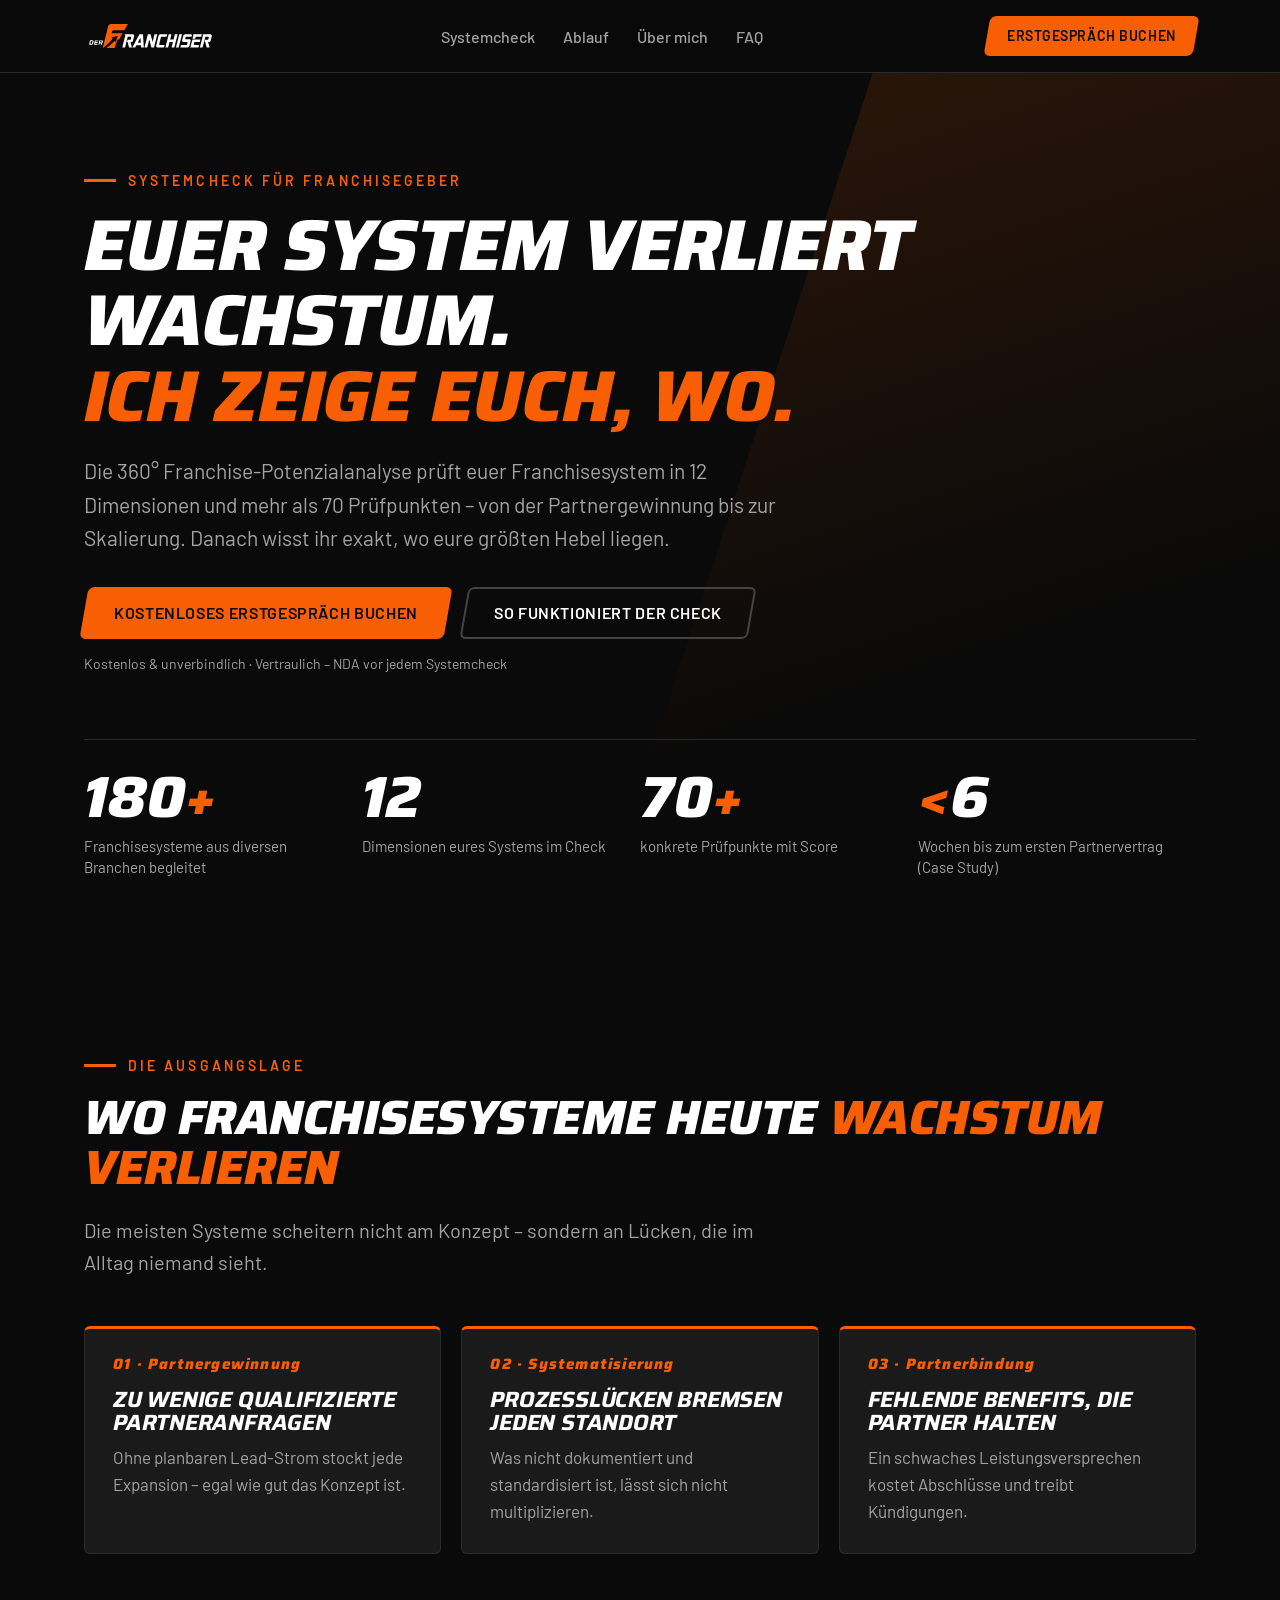
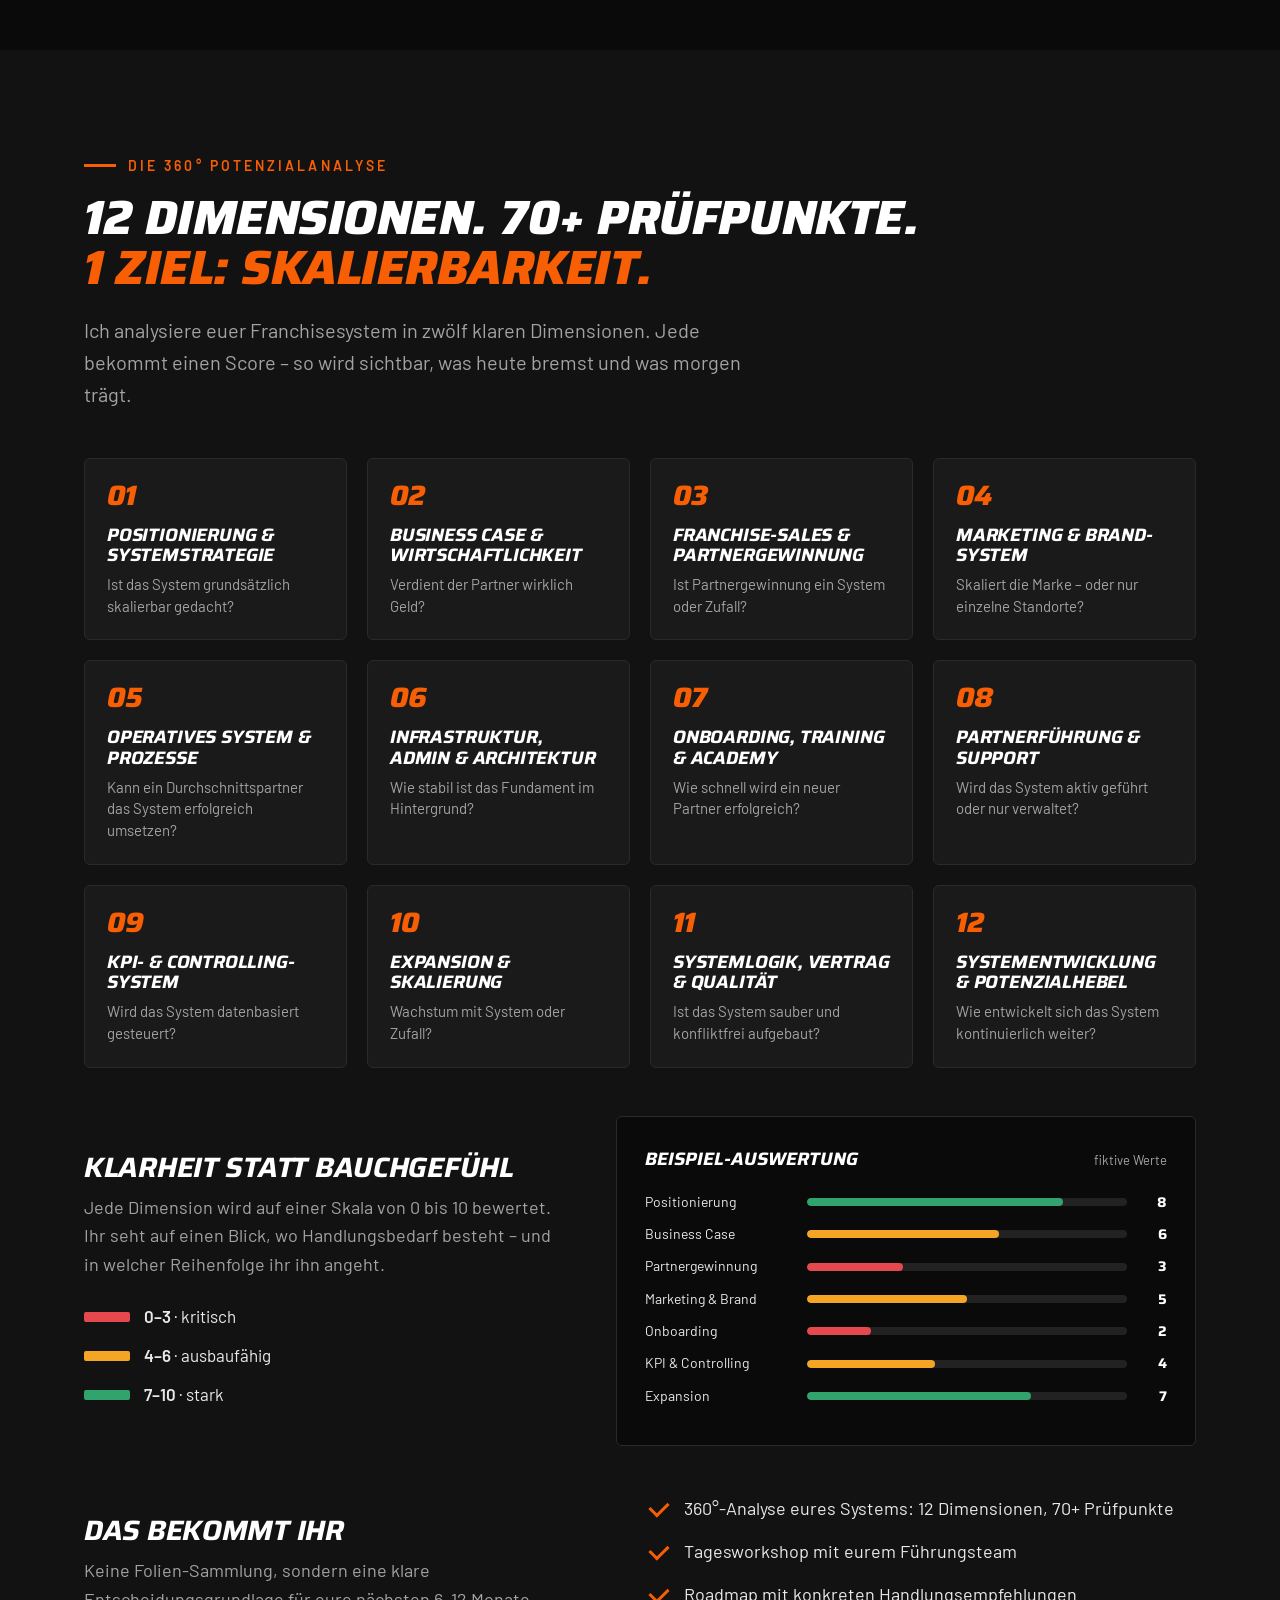
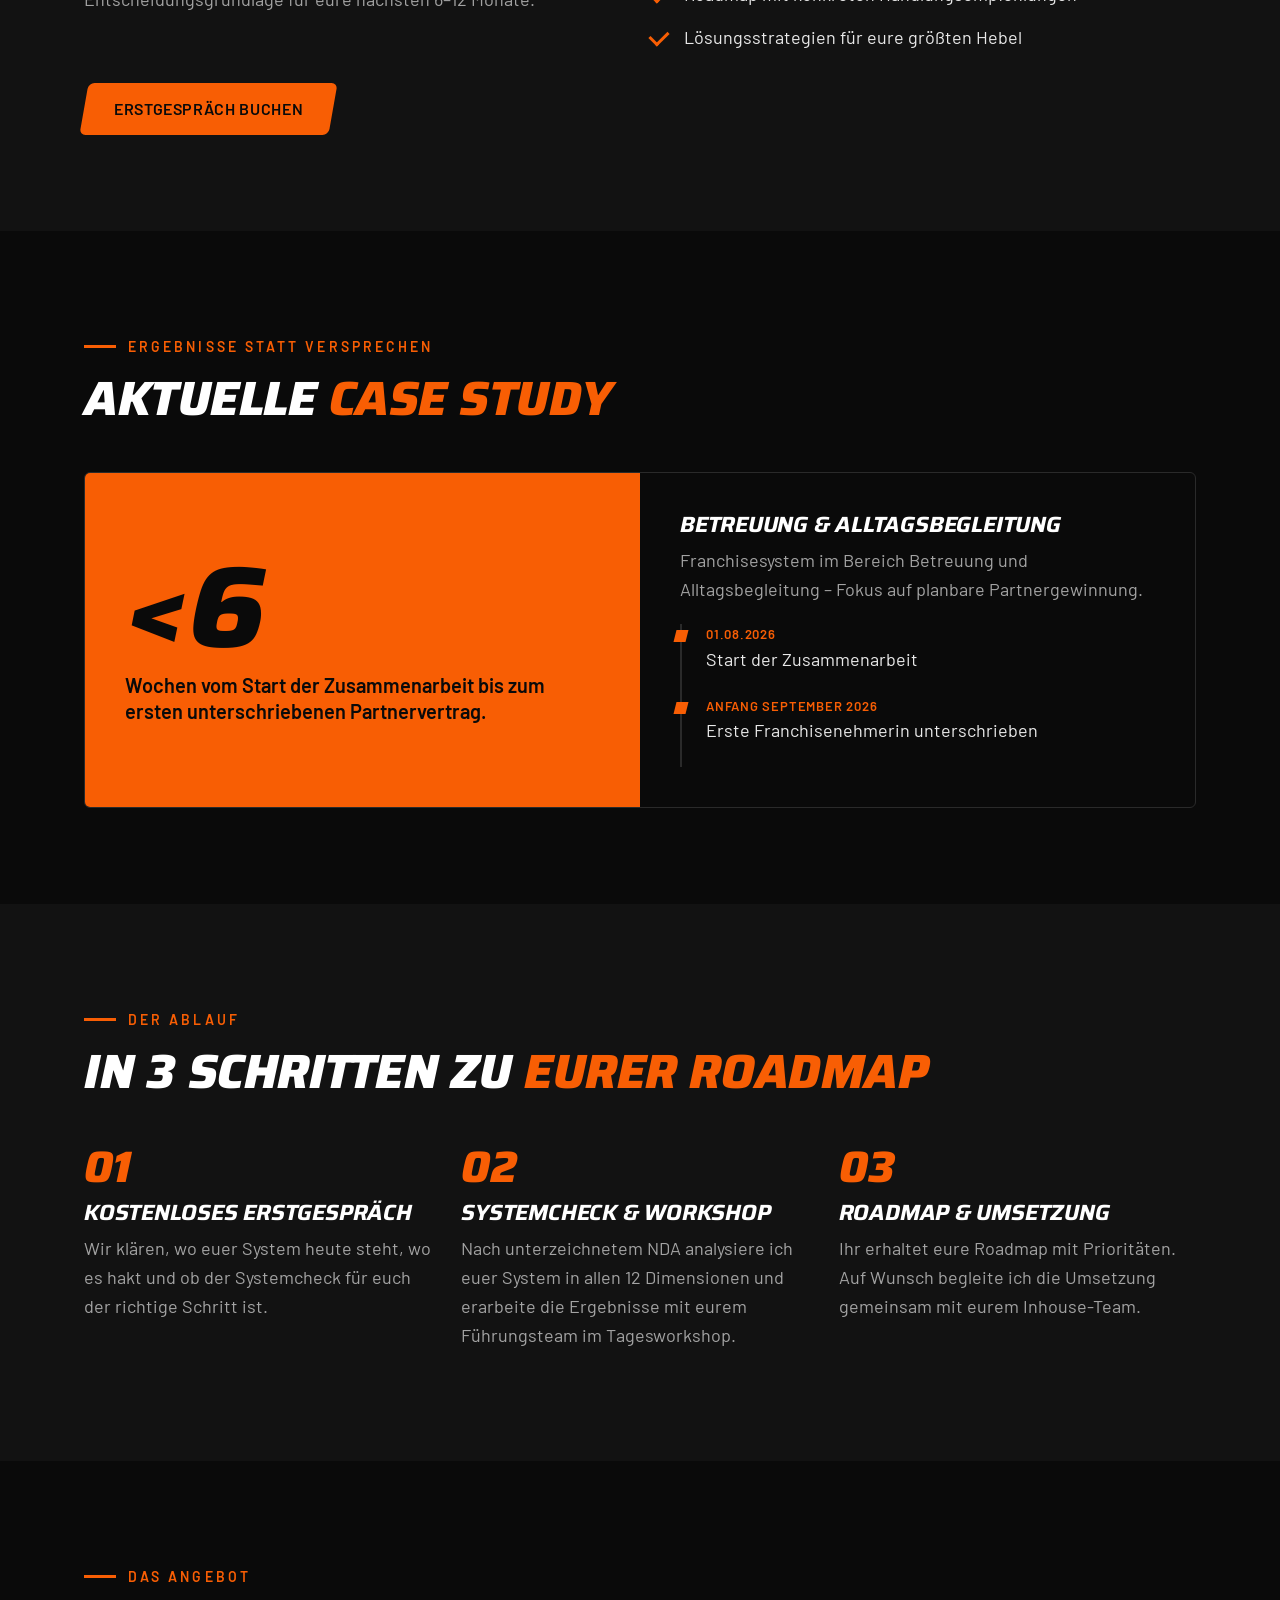
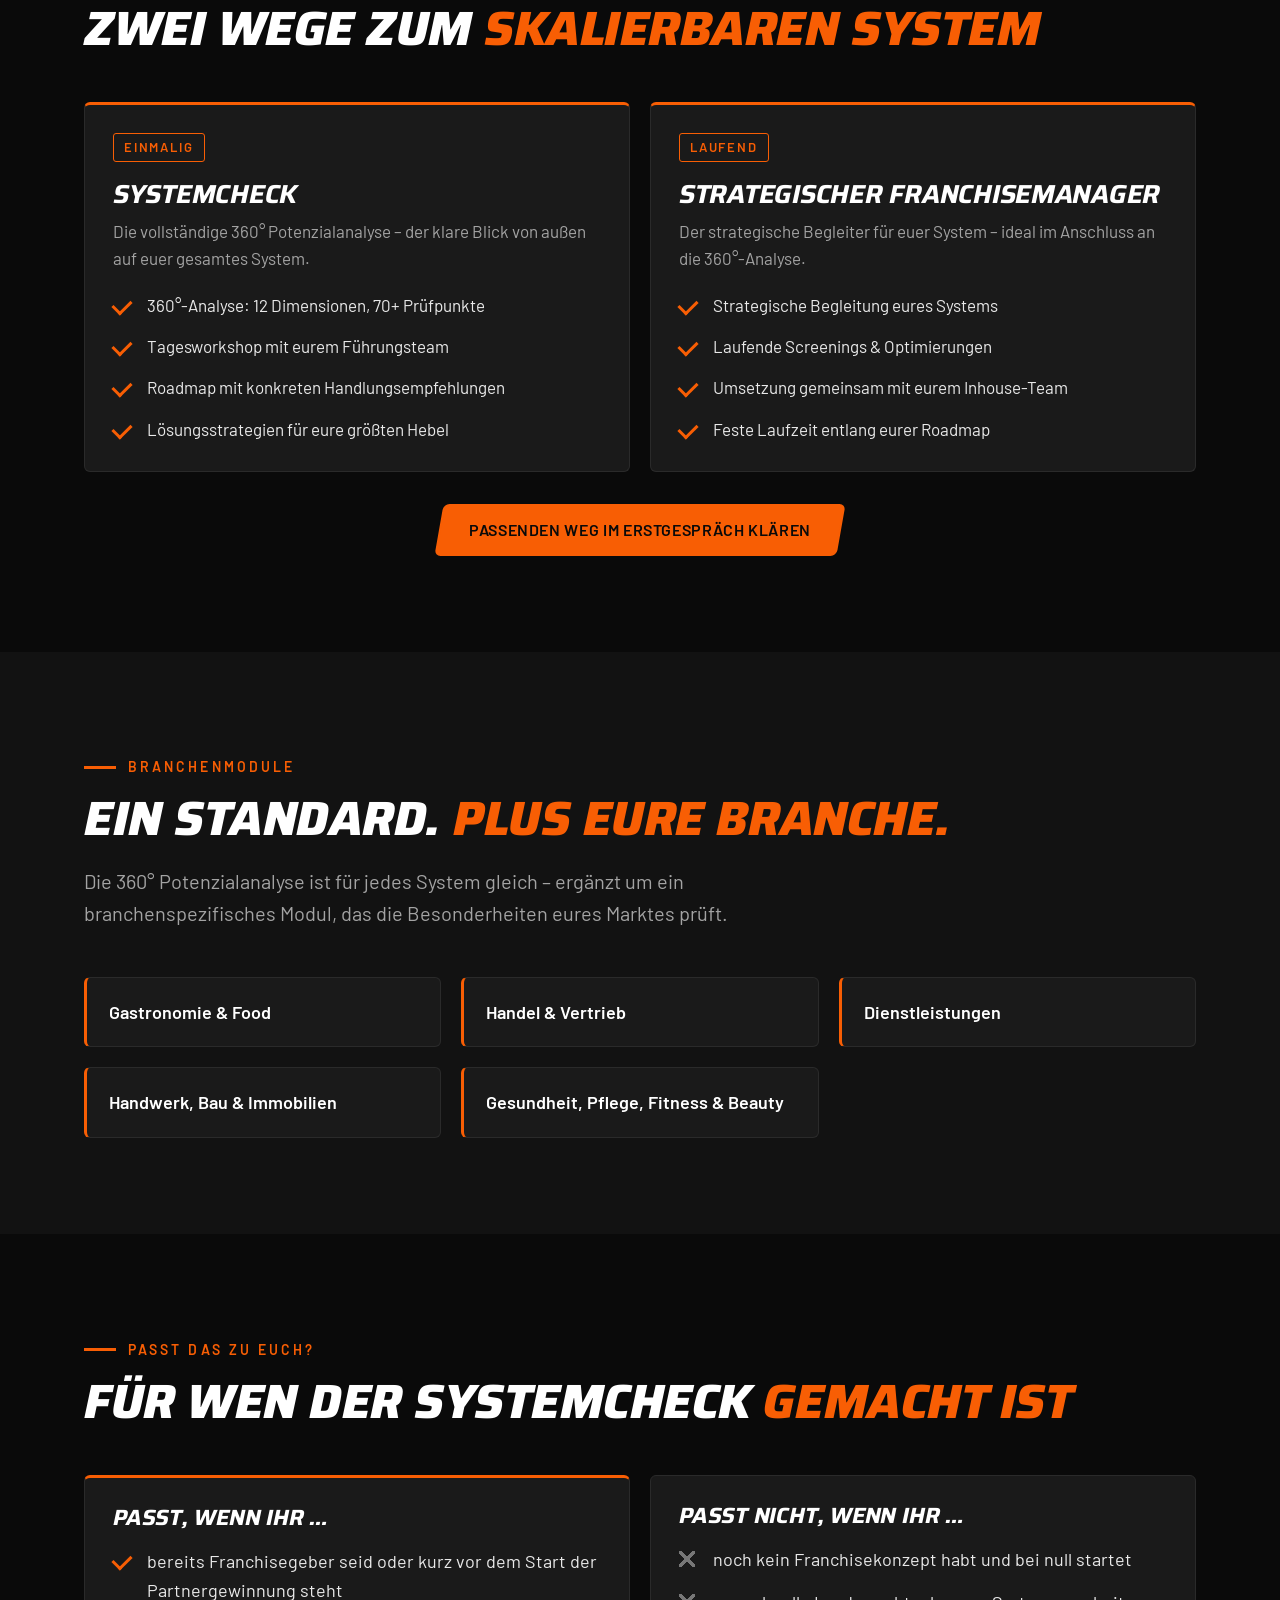
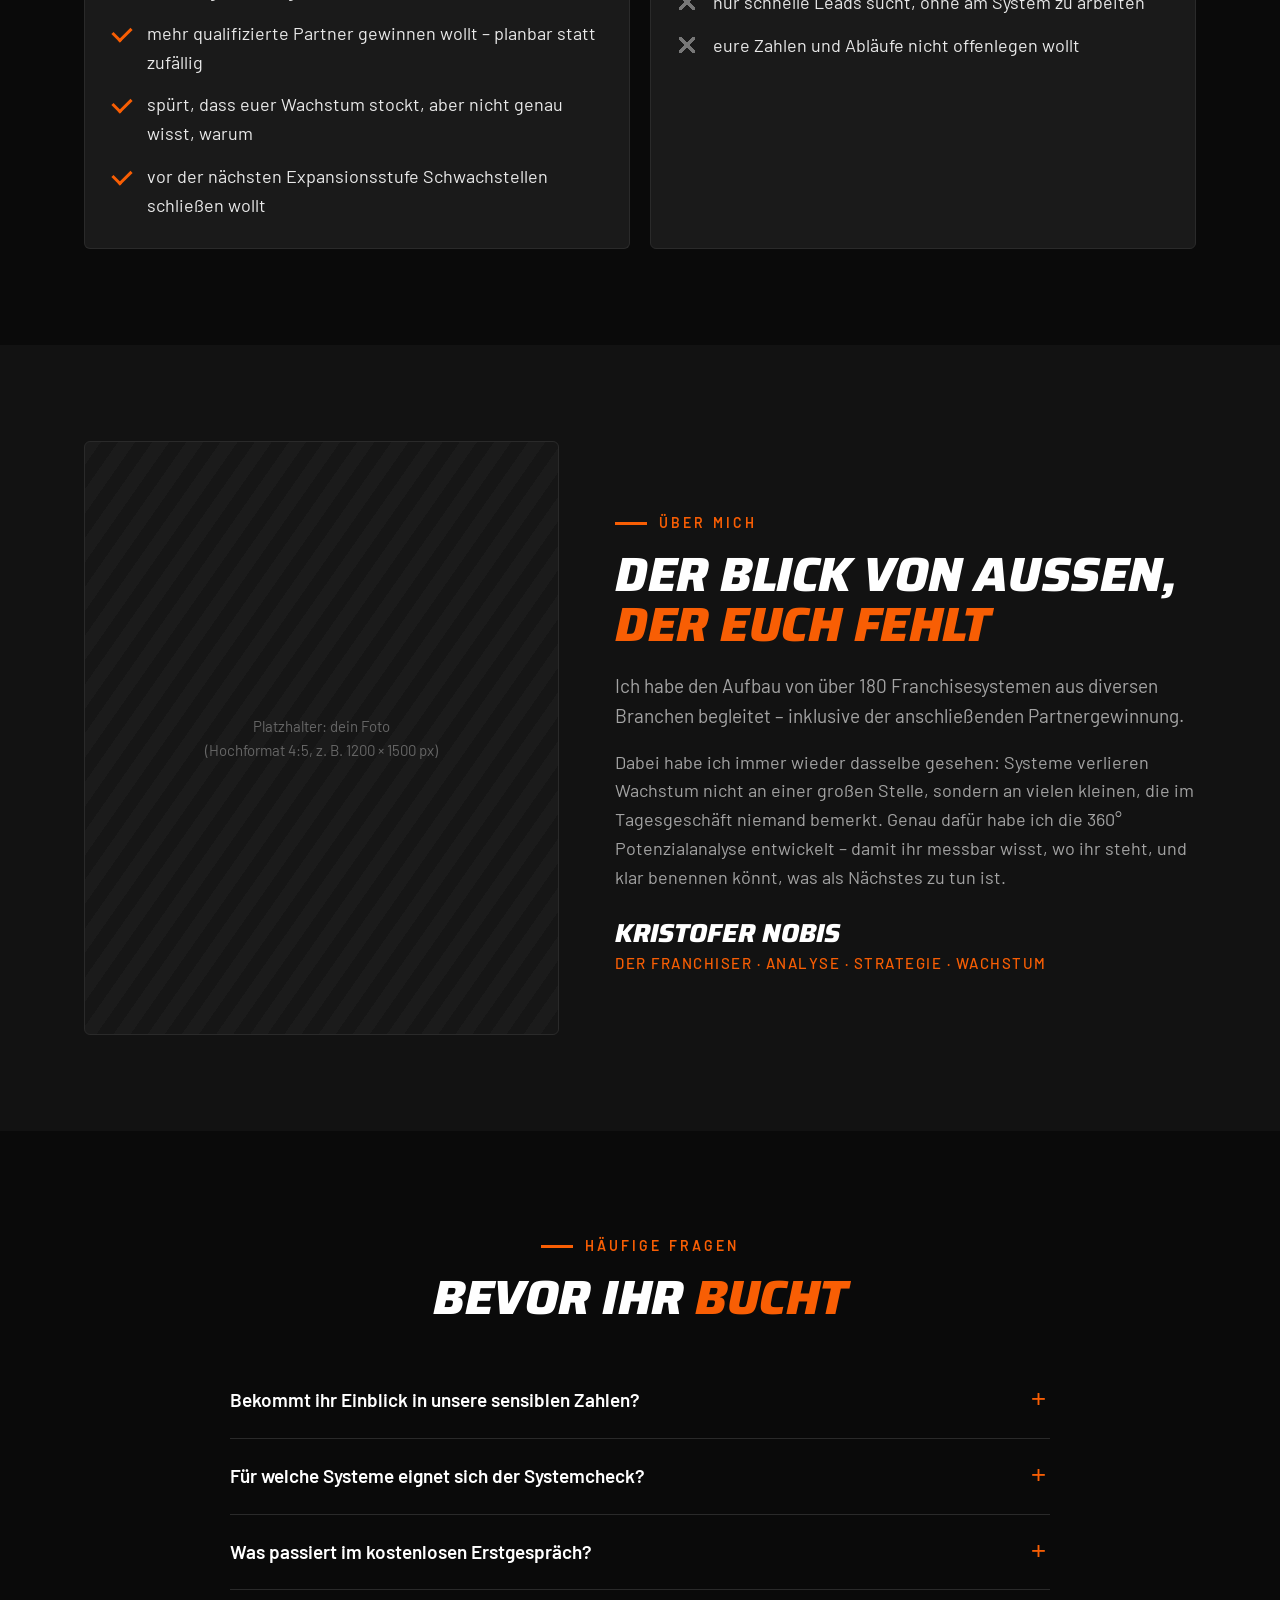
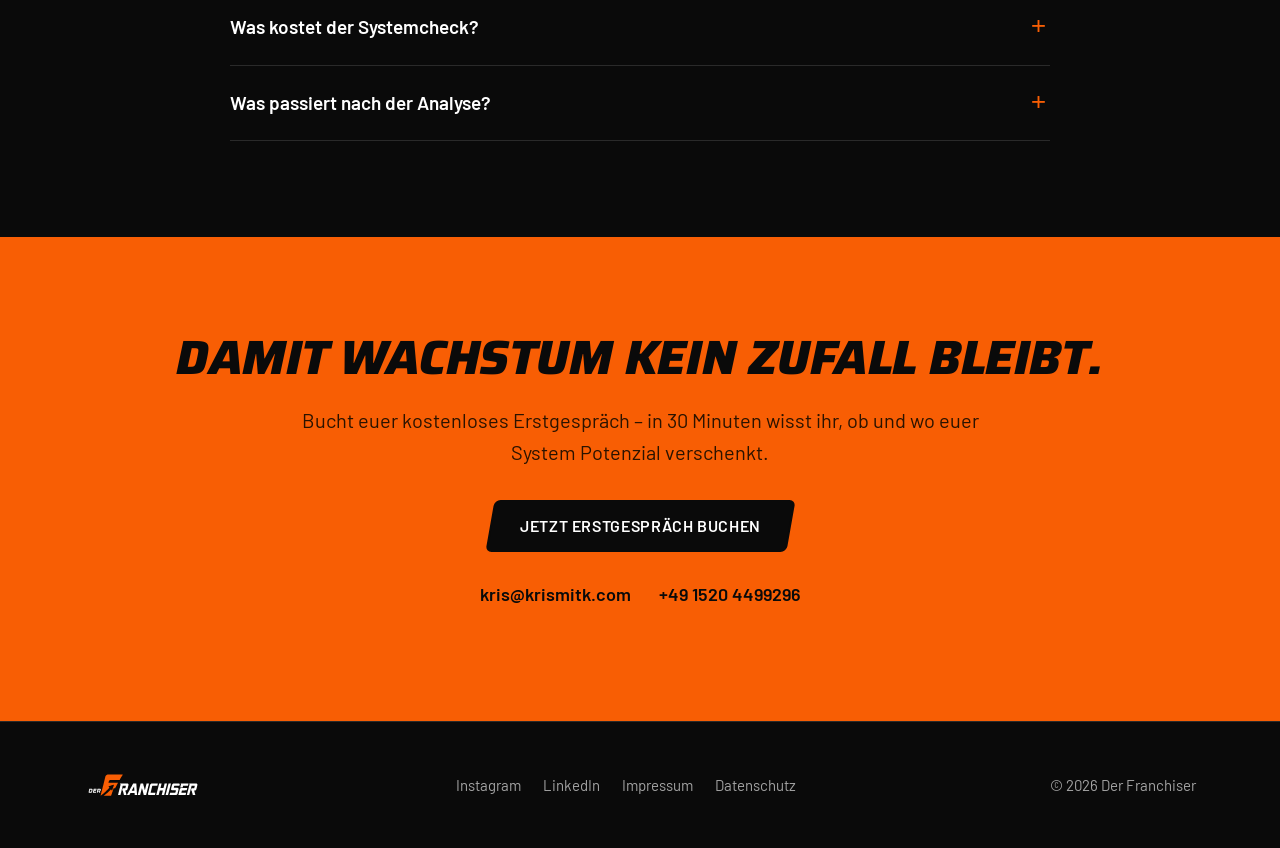
<file: index.html>
<!DOCTYPE html>
<html lang="de">
<head>
<meta charset="utf-8">
<meta name="viewport" content="width=device-width, initial-scale=1">
<!-- ================================================================
     DER FRANCHISER – Landingpage
     PFLEGE-HINWEIS: Alle Texte stehen direkt im HTML unten.
     Jeder Abschnitt beginnt mit einem Kommentar "===== ABSCHNITT: … ====="
     Text ändern = nur die Wörter zwischen den Tags austauschen.
     Calendly-Link ändern = ganz unten im Script-Bereich bei CALENDLY_URL.
     ================================================================ -->
<title>Der Franchiser – 360° Franchise-Potenzialanalyse für Franchisegeber</title>
<meta name="description" content="Systemcheck für Franchisegeber: 12 Dimensionen, 70+ Prüfpunkte. Danach wisst ihr exakt, wo euer System Wachstum verliert und wo die größten Hebel liegen. Erstgespräch kostenlos.">
<link rel="canonical" href="https://derfranchiser.com/">
<meta property="og:type" content="website">
<meta property="og:title" content="Der Franchiser – 360° Franchise-Potenzialanalyse">
<meta property="og:description" content="12 Dimensionen. 70+ Prüfpunkte. 1 Ziel: Skalierbarkeit. Erstgespräch kostenlos.">
<meta property="og:image" content="https://derfranchiser.com/img/og-image.png">
<meta property="og:url" content="https://derfranchiser.com/">
<meta name="theme-color" content="#0A0A0A">
<link rel="icon" href="/favicon.ico" sizes="any">
<link rel="icon" href="/favicon.svg" type="image/svg+xml">
<link rel="apple-touch-icon" href="/apple-touch-icon.png">
<link rel="preload" href="fonts/saira-latin-800-italic.woff2" as="font" type="font/woff2" crossorigin>
<link rel="preload" href="fonts/barlow-latin-400-normal.woff2" as="font" type="font/woff2" crossorigin>
<style>
/* ---------- Schriften (lokal, kein Google-Server) ---------- */
@font-face{font-family:Saira;font-weight:700;font-style:normal;font-display:swap;src:url(fonts/saira-latin-700-normal.woff2) format("woff2")}
@font-face{font-family:Saira;font-weight:700;font-style:italic;font-display:swap;src:url(fonts/saira-latin-700-italic.woff2) format("woff2")}
@font-face{font-family:Saira;font-weight:800;font-style:normal;font-display:swap;src:url(fonts/saira-latin-800-normal.woff2) format("woff2")}
@font-face{font-family:Saira;font-weight:800;font-style:italic;font-display:swap;src:url(fonts/saira-latin-800-italic.woff2) format("woff2")}
@font-face{font-family:Barlow;font-weight:400;font-display:swap;src:url(fonts/barlow-latin-400-normal.woff2) format("woff2")}
@font-face{font-family:Barlow;font-weight:500;font-display:swap;src:url(fonts/barlow-latin-500-normal.woff2) format("woff2")}
@font-face{font-family:Barlow;font-weight:600;font-display:swap;src:url(fonts/barlow-latin-600-normal.woff2) format("woff2")}

/* ---------- Markenwerte (Styleguide) ---------- */
:root{
  --orange:#F85E04; --orange-hover:#FF7424;
  --black:#0A0A0A; --surface:#121212; --surface-2:#1A1A1A; --line:#2A2A2A;
  --white:#FFFFFF; --text:#E9E9E9; --muted:#A3A3A3;
  --crit:#E5484D; --mid:#F5A524; --strong:#30A46C;
  --font-head:Saira, "Arial Narrow", sans-serif;
  --font-body:Barlow, "Helvetica Neue", Arial, sans-serif;
  --max:1160px; --radius:6px;
}
*,*::before,*::after{box-sizing:border-box}
html{scroll-behavior:smooth;scroll-padding-top:80px}
body{margin:0;background:var(--black);color:var(--text);font:400 18px/1.6 var(--font-body);-webkit-font-smoothing:antialiased}
img{max-width:100%;display:block}
a{color:inherit}
.wrap{max-width:var(--max);margin:0 auto;padding:0 24px}
section{padding:96px 0}
.alt{background:var(--surface)}
h1,h2,h3{font-family:var(--font-head);font-style:italic;font-weight:800;text-transform:uppercase;color:var(--white);line-height:1.05;margin:0 0 20px;letter-spacing:-.01em}
h1{font-size:clamp(38px,6.2vw,72px)}
h2{font-size:clamp(30px,4.2vw,48px)}
h3{font-size:22px;font-weight:700;margin-bottom:10px}
h1 em,h2 em{color:var(--orange);font-style:italic}
p{margin:0 0 16px}
.eyebrow{display:inline-flex;align-items:center;gap:12px;font:600 14px/1 var(--font-body);letter-spacing:.22em;text-transform:uppercase;color:var(--orange);margin-bottom:20px}
.eyebrow::before{content:"";width:32px;height:3px;background:var(--orange)}
.lead{font-size:20px;color:var(--muted);max-width:680px}
.center{text-align:center}.center .lead{margin-left:auto;margin-right:auto}.center .eyebrow{justify-content:center}

/* Buttons – schräg wie das F im Logo */
.btn{display:inline-flex;align-items:center;gap:10px;padding:16px 28px;font:700 16px/1 var(--font-body);letter-spacing:.04em;text-transform:uppercase;text-decoration:none;border:2px solid var(--orange);border-radius:var(--radius);transform:skewX(-10deg);transition:background .2s,color .2s}
.btn>span{transform:skewX(10deg);display:inline-block}
.btn-primary{background:var(--orange);color:var(--black)}
.btn-primary:hover{background:var(--orange-hover);border-color:var(--orange-hover)}
.btn-ghost{color:var(--white);border-color:#444}
.btn-ghost:hover{border-color:var(--orange)}
.btn-row{display:flex;flex-wrap:wrap;gap:16px;margin-top:32px}
.center .btn-row{justify-content:center}
.cta-note{font-size:14px;color:var(--muted);margin-top:14px}

/* Header */
header{position:sticky;top:0;z-index:50;background:rgba(10,10,10,.92);backdrop-filter:blur(8px);border-bottom:1px solid var(--line)}
.nav{display:flex;align-items:center;justify-content:space-between;height:72px}
.nav img{height:34px;width:auto}
.nav ul{display:flex;gap:28px;list-style:none;margin:0;padding:0}
.nav ul a{text-decoration:none;font-weight:500;font-size:16px;color:var(--muted)}
.nav ul a:hover{color:var(--white)}
.nav .btn{padding:11px 18px;font-size:14px}
@media (max-width:900px){.nav ul{display:none}}
@media (max-width:420px){.nav .btn{padding:10px 12px;font-size:12px}.nav img{height:26px}}

/* Hero */
.hero{padding:88px 0 72px;position:relative;overflow:hidden}
.hero::after{content:"";position:absolute;right:-12%;top:-20%;width:55%;height:140%;background:linear-gradient(160deg,rgba(248,94,4,.16),rgba(248,94,4,0) 60%);transform:skewX(-18deg);pointer-events:none}
.hero .wrap{position:relative;z-index:1}
.hero .lead{font-size:21px;max-width:720px}
.stats{display:grid;grid-template-columns:repeat(4,1fr);gap:0;margin-top:64px;border-top:1px solid var(--line)}
.stat{padding:28px 20px 0 0}
.stat b{display:block;font:800 italic clamp(40px,5vw,58px)/1 var(--font-head);color:var(--white)}
.stat b span{color:var(--orange)}
.stat small{display:block;margin-top:10px;font-size:15px;color:var(--muted);line-height:1.4}
@media (max-width:760px){.stats{grid-template-columns:1fr 1fr;row-gap:28px}}

/* Vertrauensleiste */
.trust{padding:22px 0;border-top:1px solid var(--line);border-bottom:1px solid var(--line);background:var(--surface)}
.trust ul{display:flex;flex-wrap:wrap;justify-content:center;gap:12px 40px;list-style:none;margin:0;padding:0;font-weight:600;font-size:15px;letter-spacing:.04em;color:var(--text)}
.trust li::before{content:"";display:inline-block;width:8px;height:8px;background:var(--orange);transform:skewX(-14deg);margin-right:10px;vertical-align:middle}

/* Karten */
.grid{display:grid;gap:20px}
.g3{grid-template-columns:repeat(3,1fr)}
.g4{grid-template-columns:repeat(4,1fr)}
.g2{grid-template-columns:repeat(2,1fr)}
@media (max-width:980px){.g4{grid-template-columns:repeat(2,1fr)}.g3{grid-template-columns:1fr}}
@media (max-width:640px){.g4,.g2{grid-template-columns:1fr}}
.card{background:var(--surface-2);border:1px solid var(--line);border-radius:var(--radius);padding:28px}
.card .num{font:800 italic 15px/1 var(--font-head);color:var(--orange);letter-spacing:.08em;margin-bottom:16px;display:block}
.card p{color:var(--muted);margin:0;font-size:17px}
.card.hl{border-top:3px solid var(--orange)}
.mt{margin-top:48px}

/* 12 Dimensionen */
.dim{padding:22px;background:var(--surface-2);border:1px solid var(--line);border-radius:var(--radius);transition:border-color .2s}
.dim:hover{border-color:var(--orange)}
.dim .num{font:800 italic 28px/1 var(--font-head);color:var(--orange)}
.dim h3{font-size:18px;margin:12px 0 8px;line-height:1.15}
.dim p{font-size:15px;color:var(--muted);margin:0;line-height:1.45}

/* Score */
.score{display:grid;grid-template-columns:1fr 1.2fr;gap:48px;align-items:center}
@media (max-width:900px){.score{grid-template-columns:1fr}}
.legend{display:grid;gap:12px;margin-top:24px}
.legend div{display:flex;align-items:center;gap:14px;font-size:17px}
.legend i{width:46px;height:10px;border-radius:2px;flex:none}
.report{background:var(--black);border:1px solid var(--line);border-radius:var(--radius);padding:28px}
.report .rh{gap:12px;flex-wrap:wrap;display:flex;justify-content:space-between;align-items:baseline;margin-bottom:18px}
.report .rh b{font:700 italic 18px var(--font-head);text-transform:uppercase;color:var(--white)}
.report .rh small{color:var(--muted);font-size:13px}
.bar{display:grid;grid-template-columns:150px 1fr 28px;gap:12px;align-items:center;font-size:14px;margin:10px 0}
.bar span:first-child{color:var(--text)}
.bar .track{height:8px;background:#222;border-radius:4px;overflow:hidden}
.bar .fill{height:100%;border-radius:4px}
.bar b{text-align:right;font-family:var(--font-head);color:var(--white)}
@media (max-width:480px){.bar{grid-template-columns:110px 1fr 24px;font-size:13px}}

/* Deliverables / Listen */
.checks{list-style:none;padding:0;margin:0;display:grid;gap:14px}
.checks li{position:relative;padding-left:34px}
.checks li::before{content:"";position:absolute;left:0;top:7px;width:18px;height:12px;border-left:3px solid var(--orange);border-bottom:3px solid var(--orange);transform:rotate(-45deg)}
.crosses li::before{border-color:#666;width:16px;height:16px;border:0;background:linear-gradient(45deg,transparent 43%,#777 43%,#777 57%,transparent 57%),linear-gradient(-45deg,transparent 43%,#777 43%,#777 57%,transparent 57%);transform:none;top:6px}

/* Case Study */
.case{display:grid;grid-template-columns:1fr 1fr;gap:0;border:1px solid var(--line);border-radius:var(--radius);overflow:hidden}
.case>div{padding:40px}
.case .big{background:var(--orange);color:var(--black);display:flex;flex-direction:column;justify-content:center}
.case .big b{font:800 italic clamp(64px,9vw,120px)/.9 var(--font-head)}
.case .big p{font:700 20px/1.3 var(--font-body);margin:12px 0 0;color:var(--black)}
.timeline{list-style:none;margin:20px 0 0;padding:0;border-left:2px solid var(--line)}
.timeline li{position:relative;padding:0 0 22px 24px}
.timeline li::before{content:"";position:absolute;left:-7px;top:6px;width:12px;height:12px;background:var(--orange);transform:skewX(-14deg)}
.timeline small{display:block;color:var(--orange);font-weight:600;letter-spacing:.06em;text-transform:uppercase;font-size:13px}
@media (max-width:820px){.case{grid-template-columns:1fr}.case>div{padding:28px}}

/* Ablauf */
.steps{counter-reset:s}
.step{position:relative;padding-top:56px}
.step::before{counter-increment:s;content:"0" counter(s);position:absolute;top:0;left:0;font:800 italic 44px/1 var(--font-head);color:var(--orange)}

/* Wege */
.way{display:flex;flex-direction:column}
.way .tag{display:inline-block;align-self:flex-start;font:600 13px/1 var(--font-body);letter-spacing:.14em;text-transform:uppercase;padding:7px 10px;border:1px solid var(--orange);color:var(--orange);border-radius:3px;margin-bottom:18px}
.way .checks{margin:20px 0 0;font-size:17px}

/* Branchen */
.chip{padding:20px 22px;background:var(--surface-2);border:1px solid var(--line);border-left:3px solid var(--orange);border-radius:var(--radius);font-weight:600;color:var(--white)}
.chip small{display:block;font-weight:400;color:var(--muted);font-size:14px;margin-top:4px}

/* Über mich */
.about{display:grid;grid-template-columns:.9fr 1.1fr;gap:56px;align-items:center}
.photo{aspect-ratio:4/5;background:repeating-linear-gradient(-55deg,#161616 0 14px,#1b1b1b 14px 28px);border:1px solid var(--line);border-radius:var(--radius);display:flex;align-items:center;justify-content:center;color:#666;font-size:15px;text-align:center;padding:20px;overflow:hidden}
.photo img{width:100%;height:100%;object-fit:cover}
.sig{font:800 italic 26px/1 var(--font-head);text-transform:uppercase;color:var(--white);margin-top:28px}
.sig small{display:block;font:500 15px var(--font-body);color:var(--orange);letter-spacing:.1em;margin-top:8px;font-style:normal}
@media (max-width:860px){.about{grid-template-columns:1fr}.photo{max-width:420px}}

/* FAQ */
.faq{max-width:820px;margin:40px auto 0}
.faq details{border-bottom:1px solid var(--line)}
.faq summary{cursor:pointer;list-style:none;padding:24px 44px 24px 0;position:relative;font:600 19px/1.4 var(--font-body);color:var(--white)}
.faq summary::-webkit-details-marker{display:none}
.faq summary::after{content:"+";position:absolute;right:4px;top:18px;font:400 30px/1 var(--font-body);color:var(--orange);transition:transform .2s}
.faq details[open] summary::after{transform:rotate(45deg)}
.faq details p{color:var(--muted);padding-bottom:20px}

/* Abschluss */
.final{background:var(--orange);color:var(--black);text-align:center}
.final h2{color:var(--black)}
.final .lead{color:#2a1300}
.final .btn-primary{background:var(--black);color:var(--white);border-color:var(--black)}
.final .btn-primary:hover{background:#222}
.final .contact{margin-top:28px;font-weight:600}
.final .contact a{text-decoration:none;margin:0 12px;white-space:nowrap}

footer{padding:48px 0;border-top:1px solid var(--line);font-size:15px;color:var(--muted)}
footer .wrap{display:flex;flex-wrap:wrap;gap:24px;justify-content:space-between;align-items:center}
footer img{height:30px;width:auto}
footer nav{display:flex;flex-wrap:wrap;gap:22px}
footer a{text-decoration:none}footer a:hover{color:var(--white)}
@media (max-width:640px){section{padding:72px 0}.hero{padding:56px 0}}
</style>
</head>
<body>

<!-- ===== ABSCHNITT: HEADER / NAVIGATION ===== -->
<header>
  <div class="wrap nav">
    <a href="#top" aria-label="Der Franchiser – Startseite"><img src="img/logo.svg" alt="Der Franchiser" width="230" height="44"></a>
    <ul>
      <li><a href="#systemcheck">Systemcheck</a></li>
      <li><a href="#ablauf">Ablauf</a></li>
      <li><a href="#ueber-mich">Über mich</a></li>
      <li><a href="#faq">FAQ</a></li>
    </ul>
    <a class="btn btn-primary" data-calendly href="#kontakt"><span>Erstgespräch buchen</span></a>
  </div>
</header>

<main id="top">

<!-- ===== ABSCHNITT: HERO ===== -->
<section class="hero">
  <div class="wrap">
    <div class="eyebrow">Systemcheck für Franchisegeber</div>
    <h1>Euer System verliert Wachstum.<br><em>Ich zeige euch, wo.</em></h1>
    <p class="lead">Die 360° Franchise-Potenzialanalyse prüft euer Franchisesystem in 12 Dimensionen und mehr als 70 Prüfpunkten – von der Partnergewinnung bis zur Skalierung. Danach wisst ihr exakt, wo eure größten Hebel liegen.</p>
    <div class="btn-row">
      <a class="btn btn-primary" data-calendly href="#kontakt"><span>Kostenloses Erstgespräch buchen</span></a>
      <a class="btn btn-ghost" href="#systemcheck"><span>So funktioniert der Check</span></a>
    </div>
    <p class="cta-note">Kostenlos &amp; unverbindlich · Vertraulich – NDA vor jedem Systemcheck</p>

    <div class="stats">
      <div class="stat"><b>180<span>+</span></b><small>Franchisesysteme aus diversen Branchen begleitet</small></div>
      <div class="stat"><b>12</b><small>Dimensionen eures Systems im Check</small></div>
      <div class="stat"><b>70<span>+</span></b><small>konkrete Prüfpunkte mit Score</small></div>
      <div class="stat"><b><span>&lt;</span>6</b><small>Wochen bis zum ersten Partnervertrag (Case Study)</small></div>
    </div>
  </div>
</section>

<!-- ===== ABSCHNITT: PROBLEM – DIE 3 WACHSTUMSBREMSEN ===== -->
<section>
  <div class="wrap">
    <div class="eyebrow">Die Ausgangslage</div>
    <h2>Wo Franchisesysteme heute <em>Wachstum verlieren</em></h2>
    <p class="lead">Die meisten Systeme scheitern nicht am Konzept – sondern an Lücken, die im Alltag niemand sieht.</p>
    <div class="grid g3 mt">
      <div class="card hl">
        <span class="num">01 · Partnergewinnung</span>
        <h3>Zu wenige qualifizierte Partneranfragen</h3>
        <p>Ohne planbaren Lead-Strom stockt jede Expansion – egal wie gut das Konzept ist.</p>
      </div>
      <div class="card hl">
        <span class="num">02 · Systematisierung</span>
        <h3>Prozesslücken bremsen jeden Standort</h3>
        <p>Was nicht dokumentiert und standardisiert ist, lässt sich nicht multiplizieren.</p>
      </div>
      <div class="card hl">
        <span class="num">03 · Partnerbindung</span>
        <h3>Fehlende Benefits, die Partner halten</h3>
        <p>Ein schwaches Leistungsversprechen kostet Abschlüsse und treibt Kündigungen.</p>
      </div>
    </div>
  </div>
</section>

<!-- ===== ABSCHNITT: LÖSUNG – 12 DIMENSIONEN ===== -->
<section class="alt" id="systemcheck">
  <div class="wrap">
    <div class="eyebrow">Die 360° Potenzialanalyse</div>
    <h2>12 Dimensionen. 70+ Prüfpunkte.<br><em>1 Ziel: Skalierbarkeit.</em></h2>
    <p class="lead">Ich analysiere euer Franchisesystem in zwölf klaren Dimensionen. Jede bekommt einen Score – so wird sichtbar, was heute bremst und was morgen trägt.</p>
    <div class="grid g4 mt">
      <div class="dim"><span class="num">01</span><h3>Positionierung &amp; Systemstrategie</h3><p>Ist das System grundsätzlich skalierbar gedacht?</p></div>
      <div class="dim"><span class="num">02</span><h3>Business Case &amp; Wirtschaftlichkeit</h3><p>Verdient der Partner wirklich Geld?</p></div>
      <div class="dim"><span class="num">03</span><h3>Franchise-Sales &amp; Partnergewinnung</h3><p>Ist Partnergewinnung ein System oder Zufall?</p></div>
      <div class="dim"><span class="num">04</span><h3>Marketing &amp; Brand-System</h3><p>Skaliert die Marke – oder nur einzelne Standorte?</p></div>
      <div class="dim"><span class="num">05</span><h3>Operatives System &amp; Prozesse</h3><p>Kann ein Durchschnittspartner das System erfolgreich umsetzen?</p></div>
      <div class="dim"><span class="num">06</span><h3>Infrastruktur, Admin &amp; Architektur</h3><p>Wie stabil ist das Fundament im Hintergrund?</p></div>
      <div class="dim"><span class="num">07</span><h3>Onboarding, Training &amp; Academy</h3><p>Wie schnell wird ein neuer Partner erfolgreich?</p></div>
      <div class="dim"><span class="num">08</span><h3>Partnerführung &amp; Support</h3><p>Wird das System aktiv geführt oder nur verwaltet?</p></div>
      <div class="dim"><span class="num">09</span><h3>KPI- &amp; Controlling-System</h3><p>Wird das System datenbasiert gesteuert?</p></div>
      <div class="dim"><span class="num">10</span><h3>Expansion &amp; Skalierung</h3><p>Wachstum mit System oder Zufall?</p></div>
      <div class="dim"><span class="num">11</span><h3>Systemlogik, Vertrag &amp; Qualität</h3><p>Ist das System sauber und konfliktfrei aufgebaut?</p></div>
      <div class="dim"><span class="num">12</span><h3>Systementwicklung &amp; Potenzialhebel</h3><p>Wie entwickelt sich das System kontinuierlich weiter?</p></div>
    </div>

    <!-- Score-System -->
    <div class="score mt">
      <div>
        <h3 style="font-size:28px">Klarheit statt Bauchgefühl</h3>
        <p class="lead" style="font-size:18px">Jede Dimension wird auf einer Skala von 0 bis 10 bewertet. Ihr seht auf einen Blick, wo Handlungsbedarf besteht – und in welcher Reihenfolge ihr ihn angeht.</p>
        <div class="legend">
          <div><i style="background:var(--crit)"></i><span><b>0–3</b> · kritisch</span></div>
          <div><i style="background:var(--mid)"></i><span><b>4–6</b> · ausbaufähig</span></div>
          <div><i style="background:var(--strong)"></i><span><b>7–10</b> · stark</span></div>
        </div>
      </div>
      <div class="report" aria-label="Beispielhafte Auswertung">
        <div class="rh"><b>Beispiel-Auswertung</b><small>fiktive Werte</small></div>
        <div class="bar"><span>Positionierung</span><div class="track"><div class="fill" style="width:80%;background:var(--strong)"></div></div><b>8</b></div>
        <div class="bar"><span>Business Case</span><div class="track"><div class="fill" style="width:60%;background:var(--mid)"></div></div><b>6</b></div>
        <div class="bar"><span>Partnergewinnung</span><div class="track"><div class="fill" style="width:30%;background:var(--crit)"></div></div><b>3</b></div>
        <div class="bar"><span>Marketing &amp; Brand</span><div class="track"><div class="fill" style="width:50%;background:var(--mid)"></div></div><b>5</b></div>
        <div class="bar"><span>Onboarding</span><div class="track"><div class="fill" style="width:20%;background:var(--crit)"></div></div><b>2</b></div>
        <div class="bar"><span>KPI &amp; Controlling</span><div class="track"><div class="fill" style="width:40%;background:var(--mid)"></div></div><b>4</b></div>
        <div class="bar"><span>Expansion</span><div class="track"><div class="fill" style="width:70%;background:var(--strong)"></div></div><b>7</b></div>
      </div>
    </div>

    <!-- Ergebnis -->
    <div class="grid g2 mt" style="align-items:center">
      <div>
        <h3 style="font-size:28px">Das bekommt ihr</h3>
        <p class="lead" style="font-size:18px">Keine Folien-Sammlung, sondern eine klare Entscheidungsgrundlage für eure nächsten 6–12 Monate.</p>
      </div>
      <ul class="checks">
        <li>360°-Analyse eures Systems: 12 Dimensionen, 70+ Prüfpunkte</li>
        <li>Tagesworkshop mit eurem Führungsteam</li>
        <li>Roadmap mit konkreten Handlungsempfehlungen</li>
        <li>Lösungsstrategien für eure größten Hebel</li>
      </ul>
    </div>
    <div class="btn-row"><a class="btn btn-primary" data-calendly href="#kontakt"><span>Erstgespräch buchen</span></a></div>
  </div>
</section>

<!-- ===== ABSCHNITT: CASE STUDY ===== -->
<section>
  <div class="wrap">
    <div class="eyebrow">Ergebnisse statt Versprechen</div>
    <h2>Aktuelle <em>Case Study</em></h2>
    <div class="case mt">
      <div class="big">
        <b>&lt;6</b>
        <p>Wochen vom Start der Zusammenarbeit bis zum ersten unterschriebenen Partnervertrag.</p>
      </div>
      <div>
        <h3>Betreuung &amp; Alltagsbegleitung</h3>
        <p style="color:var(--muted)">Franchisesystem im Bereich Betreuung und Alltagsbegleitung – Fokus auf planbare Partnergewinnung.</p>
        <ul class="timeline">
          <li><small>01.08.2026</small>Start der Zusammenarbeit</li>
          <li><small>Anfang September 2026</small>Erste Franchisenehmerin unterschrieben</li>
        </ul>
      </div>
    </div>
  </div>
</section>

<!-- ===== ABSCHNITT: ABLAUF IN 3 SCHRITTEN ===== -->
<section class="alt" id="ablauf">
  <div class="wrap">
    <div class="eyebrow">Der Ablauf</div>
    <h2>In 3 Schritten zu <em>eurer Roadmap</em></h2>
    <div class="grid g3 mt steps">
      <div class="step"><h3>Kostenloses Erstgespräch</h3><p style="color:var(--muted)">Wir klären, wo euer System heute steht, wo es hakt und ob der Systemcheck für euch der richtige Schritt ist.</p></div>
      <div class="step"><h3>Systemcheck &amp; Workshop</h3><p style="color:var(--muted)">Nach unterzeichnetem NDA analysiere ich euer System in allen 12 Dimensionen und erarbeite die Ergebnisse mit eurem Führungsteam im Tagesworkshop.</p></div>
      <div class="step"><h3>Roadmap &amp; Umsetzung</h3><p style="color:var(--muted)">Ihr erhaltet eure Roadmap mit Prioritäten. Auf Wunsch begleite ich die Umsetzung gemeinsam mit eurem Inhouse-Team.</p></div>
    </div>
  </div>
</section>

<!-- ===== ABSCHNITT: ZWEI WEGE (ohne Preise) ===== -->
<section>
  <div class="wrap">
    <div class="eyebrow">Das Angebot</div>
    <h2>Zwei Wege zum <em>skalierbaren System</em></h2>
    <div class="grid g2 mt">
      <div class="card way hl">
        <span class="tag">Einmalig</span>
        <h3 style="font-size:26px">Systemcheck</h3>
        <p>Die vollständige 360° Potenzialanalyse – der klare Blick von außen auf euer gesamtes System.</p>
        <ul class="checks">
          <li>360°-Analyse: 12 Dimensionen, 70+ Prüfpunkte</li>
          <li>Tagesworkshop mit eurem Führungsteam</li>
          <li>Roadmap mit konkreten Handlungsempfehlungen</li>
          <li>Lösungsstrategien für eure größten Hebel</li>
        </ul>
      </div>
      <div class="card way hl">
        <span class="tag">Laufend</span>
        <h3 style="font-size:26px">Strategischer Franchisemanager</h3>
        <p>Der strategische Begleiter für euer System – ideal im Anschluss an die 360°-Analyse.</p>
        <ul class="checks">
          <li>Strategische Begleitung eures Systems</li>
          <li>Laufende Screenings &amp; Optimierungen</li>
          <li>Umsetzung gemeinsam mit eurem Inhouse-Team</li>
          <li>Feste Laufzeit entlang eurer Roadmap</li>
        </ul>
      </div>
    </div>
    <div class="center">
      <div class="btn-row"><a class="btn btn-primary" data-calendly href="#kontakt"><span>Passenden Weg im Erstgespräch klären</span></a></div>
    </div>
  </div>
</section>

<!-- ===== ABSCHNITT: BRANCHEN ===== -->
<section class="alt">
  <div class="wrap">
    <div class="eyebrow">Branchenmodule</div>
    <h2>Ein Standard. <em>Plus eure Branche.</em></h2>
    <p class="lead">Die 360° Potenzialanalyse ist für jedes System gleich – ergänzt um ein branchenspezifisches Modul, das die Besonderheiten eures Marktes prüft.</p>
    <div class="grid g3 mt">
      <div class="chip">Gastronomie &amp; Food</div>
      <div class="chip">Handel &amp; Vertrieb</div>
      <div class="chip">Dienstleistungen</div>
      <div class="chip">Handwerk, Bau &amp; Immobilien</div>
      <div class="chip">Gesundheit, Pflege, Fitness &amp; Beauty</div>
    </div>
  </div>
</section>

<!-- ===== ABSCHNITT: FÜR WEN / FÜR WEN NICHT ===== -->
<section>
  <div class="wrap">
    <div class="eyebrow">Passt das zu euch?</div>
    <h2>Für wen der Systemcheck <em>gemacht ist</em></h2>
    <div class="grid g2 mt">
      <div class="card hl">
        <h3>Passt, wenn ihr …</h3>
        <ul class="checks" style="margin-top:18px">
          <li>bereits Franchisegeber seid oder kurz vor dem Start der Partnergewinnung steht</li>
          <li>mehr qualifizierte Partner gewinnen wollt – planbar statt zufällig</li>
          <li>spürt, dass euer Wachstum stockt, aber nicht genau wisst, warum</li>
          <li>vor der nächsten Expansionsstufe Schwachstellen schließen wollt</li>
        </ul>
      </div>
      <div class="card">
        <h3>Passt nicht, wenn ihr …</h3>
        <ul class="checks crosses" style="margin-top:18px">
          <li>noch kein Franchisekonzept habt und bei null startet</li>
          <li>nur schnelle Leads sucht, ohne am System zu arbeiten</li>
          <li>eure Zahlen und Abläufe nicht offenlegen wollt</li>
        </ul>
      </div>
    </div>
  </div>
</section>

<!-- ===== ABSCHNITT: ÜBER MICH ===== -->
<section class="alt" id="ueber-mich">
  <div class="wrap about">
    <!-- FOTO: eigenes Bild als img/kris.jpg hochladen und die nächste Zeile ersetzen durch:
         <div class="photo"><img src="img/kris.jpg" alt="Kristofer Nobis – Der Franchiser"></div> -->
    <div class="photo">Platzhalter: dein Foto<br>(Hochformat 4:5, z. B. 1200 × 1500 px)</div>
    <div>
      <div class="eyebrow">Über mich</div>
      <h2>Der Blick von außen, <em>der euch fehlt</em></h2>
      <p class="lead" style="font-size:19px">Ich habe den Aufbau von über 180 Franchisesystemen aus diversen Branchen begleitet – inklusive der anschließenden Partnergewinnung.</p>
      <p style="color:var(--muted)">Dabei habe ich immer wieder dasselbe gesehen: Systeme verlieren Wachstum nicht an einer großen Stelle, sondern an vielen kleinen, die im Tagesgeschäft niemand bemerkt. Genau dafür habe ich die 360° Potenzialanalyse entwickelt – damit ihr messbar wisst, wo ihr steht, und klar benennen könnt, was als Nächstes zu tun ist.</p>
      <div class="sig">Kristofer Nobis<small>Der Franchiser · Analyse · Strategie · Wachstum</small></div>
    </div>
  </div>
</section>

<!-- ===== ABSCHNITT: FAQ ===== -->
<section id="faq">
  <div class="wrap">
    <div class="center">
      <div class="eyebrow">Häufige Fragen</div>
      <h2>Bevor ihr <em>bucht</em></h2>
    </div>
    <div class="faq">
      <details>
        <summary>Bekommt ihr Einblick in unsere sensiblen Zahlen?</summary>
        <p>Ja – denn ohne Zahlen keine belastbare Analyse. Deshalb unterzeichnen wir vor jedem Systemcheck eine Geheimhaltungsvereinbarung (NDA). Eure Daten bleiben vertraulich.</p>
      </details>
      <details>
        <summary>Für welche Systeme eignet sich der Systemcheck?</summary>
        <p>Für Franchisegeber, die bereits Partner haben oder kurz vor dem Start der Partnergewinnung stehen – branchenübergreifend. Über das Branchenmodul berücksichtigen wir die Besonderheiten eures Marktes.</p>
      </details>
      <details>
        <summary>Was passiert im kostenlosen Erstgespräch?</summary>
        <p>Wir sprechen über den aktuellen Stand eures Systems, eure Ziele und die größten Baustellen. Danach wisst ihr, ob der Systemcheck für euch sinnvoll ist – ohne Verpflichtung.</p>
      </details>
      <details>
        <summary>Was kostet der Systemcheck?</summary>
        <p>Das hängt davon ab, welcher Weg zu euch passt. Im Erstgespräch erhaltet ihr ein klares Angebot – transparent und ohne versteckte Kosten.</p>
      </details>
      <details>
        <summary>Was passiert nach der Analyse?</summary>
        <p>Ihr erhaltet eine Roadmap mit konkreten Handlungsempfehlungen. Die setzt ihr selbst um – oder ich begleite euch als strategischer Franchisemanager gemeinsam mit eurem Inhouse-Team.</p>
      </details>
    </div>
  </div>
</section>

<!-- ===== ABSCHNITT: ABSCHLUSS-CTA ===== -->
<section class="final" id="kontakt">
  <div class="wrap center">
    <h2>Damit Wachstum kein Zufall bleibt.</h2>
    <p class="lead">Bucht euer kostenloses Erstgespräch – in 30 Minuten wisst ihr, ob und wo euer System Potenzial verschenkt.</p>
    <div class="btn-row"><a class="btn btn-primary" data-calendly href="#kontakt"><span>Jetzt Erstgespräch buchen</span></a></div>
    <p class="contact"><a href="mailto:kris@krismitk.com">kris@krismitk.com</a> <a href="tel:+4915204499296">+49 1520 4499296</a></p>
  </div>
</section>

</main>

<!-- ===== ABSCHNITT: FOOTER ===== -->
<footer>
  <div class="wrap">
    <img src="img/logo.svg" alt="Der Franchiser" width="160" height="30">
    <nav>
      <a href="https://www.instagram.com/derfranchiser/" target="_blank" rel="noopener">Instagram</a>
      <a href="https://www.linkedin.com/" target="_blank" rel="noopener">LinkedIn</a><!-- LinkedIn-Profil-URL eintragen -->
      <a href="impressum.html">Impressum</a>
      <a href="datenschutz.html">Datenschutz</a>
    </nav>
    <span>© <span id="y">2026</span> Der Franchiser</span>
  </div>
</footer>

<script>
  // ===== EINSTELLUNG: Calendly-Link hier eintragen (nur an dieser Stelle) =====
  const CALENDLY_URL = "https://calendly.com/kris-krismitk/kostenloses-erstgesprach-franchise-360-analyse";

  if (!CALENDLY_URL.includes("DEIN-LINK")) {
    document.querySelectorAll("[data-calendly]").forEach(a => {
      a.href = CALENDLY_URL; a.target = "_blank"; a.rel = "noopener";
    });
  }
  document.getElementById("y").textContent = new Date().getFullYear();
</script>
</body>
</html>
</file>
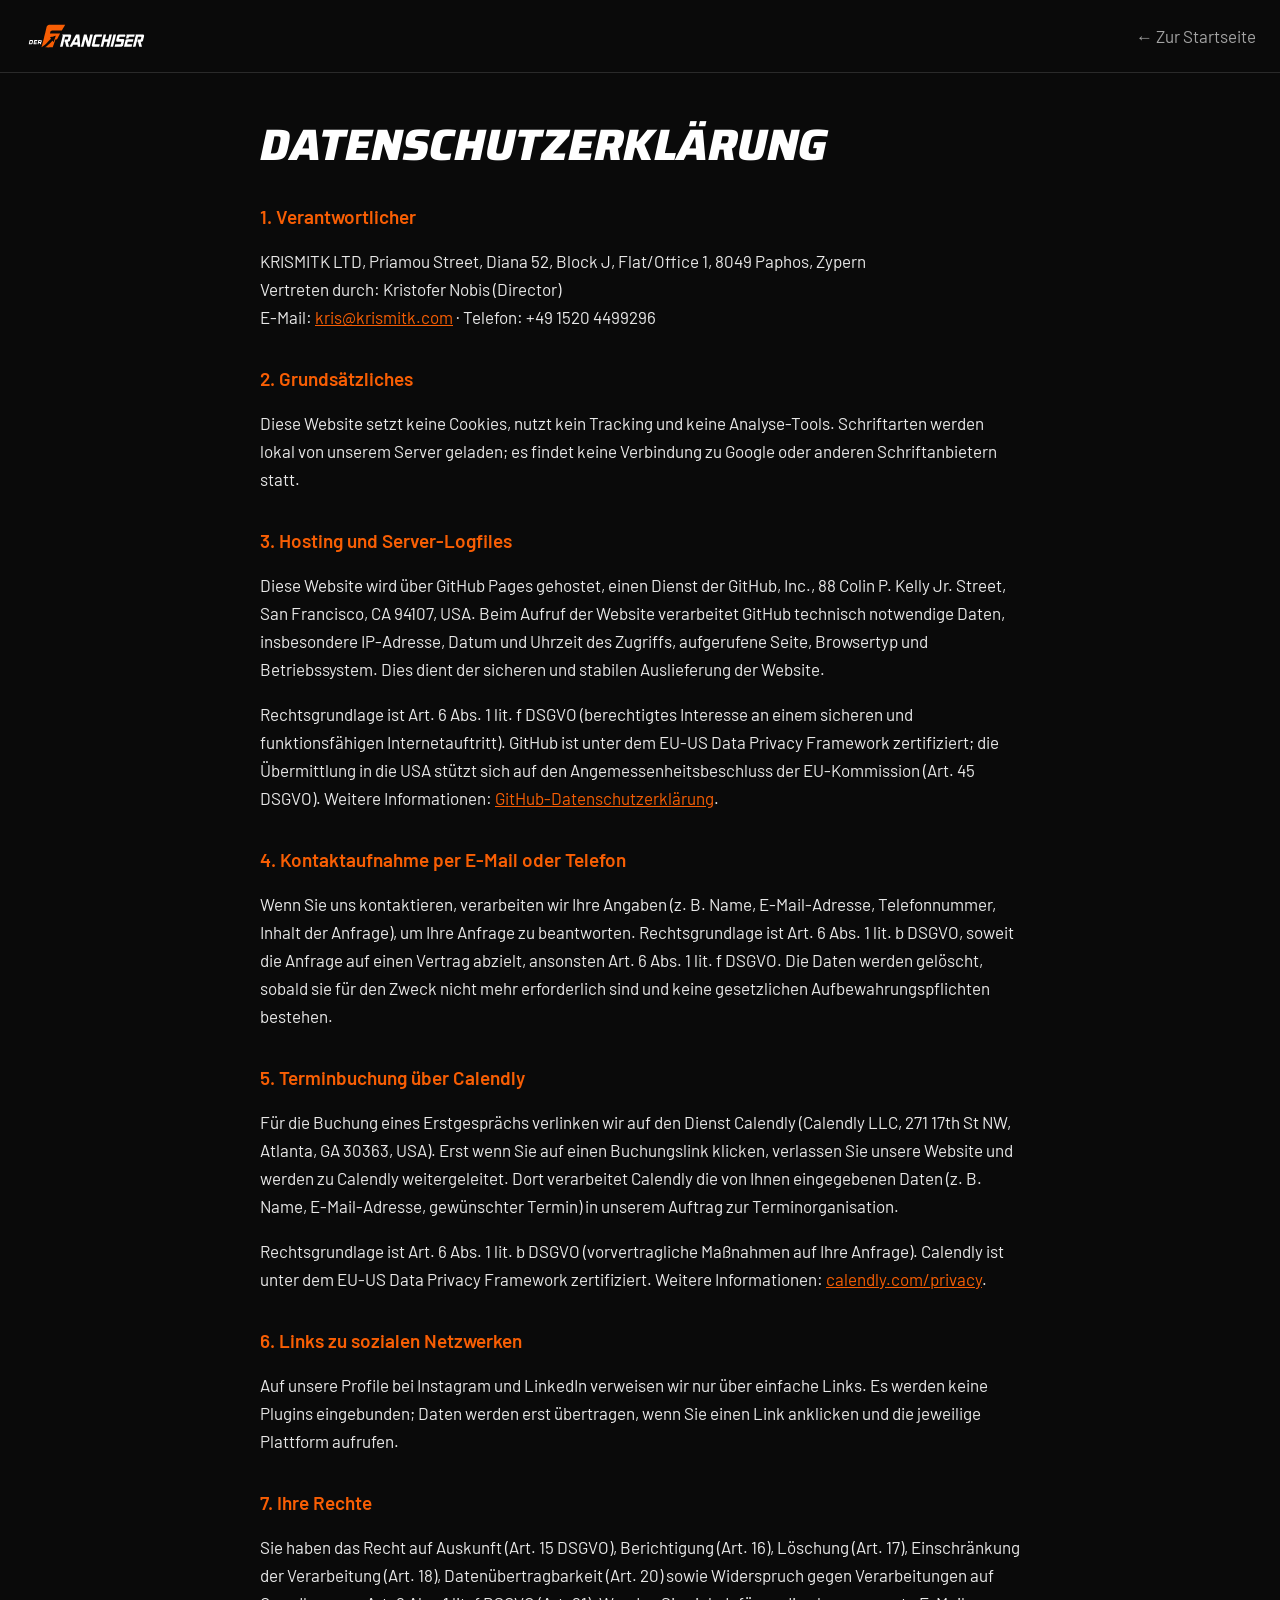
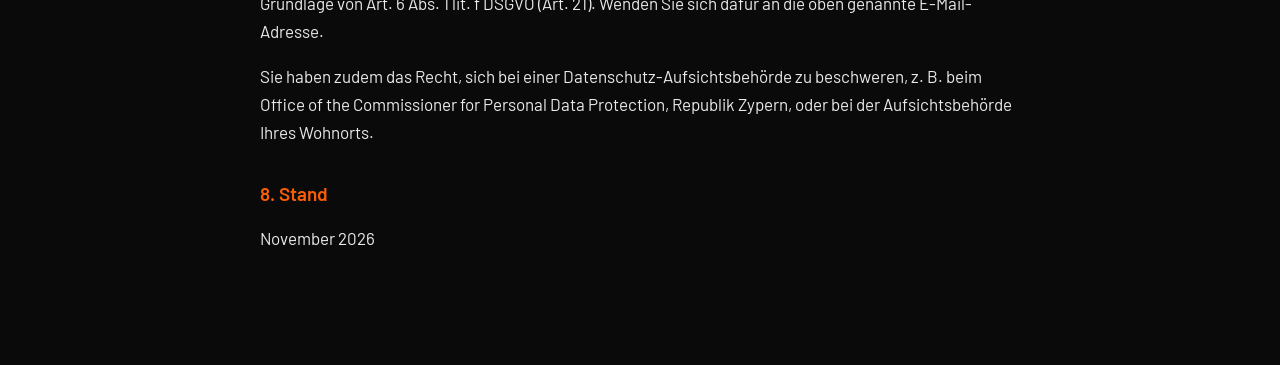
<file: datenschutz.html>
<!DOCTYPE html>
<html lang="de">
<head>
<meta charset="utf-8">
<meta name="viewport" content="width=device-width, initial-scale=1">
<meta name="robots" content="noindex">
<title>Datenschutzerklärung – Der Franchiser</title>
<link rel="icon" href="/favicon.ico" sizes="any">
<link rel="icon" href="/favicon.svg" type="image/svg+xml">
<link rel="stylesheet" href="legal.css">
</head>
<body>
<header><a href="/"><img src="img/logo.svg" alt="Der Franchiser" height="32"></a><a href="/">← Zur Startseite</a></header>
<main>
<h1>Datenschutzerklärung</h1>

<h2>1. Verantwortlicher</h2>
<p>KRISMITK LTD, Priamou Street, Diana 52, Block J, Flat/Office 1, 8049 Paphos, Zypern<br>
Vertreten durch: Kristofer Nobis (Director)<br>
E-Mail: <a href="mailto:kris@krismitk.com">kris@krismitk.com</a> · Telefon: +49 1520 4499296</p>

<h2>2. Grundsätzliches</h2>
<p>Diese Website setzt keine Cookies, nutzt kein Tracking und keine Analyse-Tools. Schriftarten werden lokal von unserem Server geladen; es findet keine Verbindung zu Google oder anderen Schriftanbietern statt.</p>

<h2>3. Hosting und Server-Logfiles</h2>
<p>Diese Website wird über GitHub Pages gehostet, einen Dienst der GitHub, Inc., 88 Colin P. Kelly Jr. Street, San Francisco, CA 94107, USA. Beim Aufruf der Website verarbeitet GitHub technisch notwendige Daten, insbesondere IP-Adresse, Datum und Uhrzeit des Zugriffs, aufgerufene Seite, Browsertyp und Betriebssystem. Dies dient der sicheren und stabilen Auslieferung der Website.</p>
<p>Rechtsgrundlage ist Art. 6 Abs. 1 lit. f DSGVO (berechtigtes Interesse an einem sicheren und funktionsfähigen Internetauftritt). GitHub ist unter dem EU-US Data Privacy Framework zertifiziert; die Übermittlung in die USA stützt sich auf den Angemessenheitsbeschluss der EU-Kommission (Art. 45 DSGVO). Weitere Informationen: <a href="https://docs.github.com/de/site-policy/privacy-policies/github-general-privacy-statement" target="_blank" rel="noopener">GitHub-Datenschutzerklärung</a>.</p>
<h2>4. Kontaktaufnahme per E-Mail oder Telefon</h2>
<p>Wenn Sie uns kontaktieren, verarbeiten wir Ihre Angaben (z. B. Name, E-Mail-Adresse, Telefonnummer, Inhalt der Anfrage), um Ihre Anfrage zu beantworten. Rechtsgrundlage ist Art. 6 Abs. 1 lit. b DSGVO, soweit die Anfrage auf einen Vertrag abzielt, ansonsten Art. 6 Abs. 1 lit. f DSGVO. Die Daten werden gelöscht, sobald sie für den Zweck nicht mehr erforderlich sind und keine gesetzlichen Aufbewahrungspflichten bestehen.</p>

<h2>5. Terminbuchung über Calendly</h2>
<p>Für die Buchung eines Erstgesprächs verlinken wir auf den Dienst Calendly (Calendly LLC, 271 17th St NW, Atlanta, GA 30363, USA). Erst wenn Sie auf einen Buchungslink klicken, verlassen Sie unsere Website und werden zu Calendly weitergeleitet. Dort verarbeitet Calendly die von Ihnen eingegebenen Daten (z. B. Name, E-Mail-Adresse, gewünschter Termin) in unserem Auftrag zur Terminorganisation.</p>
<p>Rechtsgrundlage ist Art. 6 Abs. 1 lit. b DSGVO (vorvertragliche Maßnahmen auf Ihre Anfrage). Calendly ist unter dem EU-US Data Privacy Framework zertifiziert. Weitere Informationen: <a href="https://calendly.com/privacy" target="_blank" rel="noopener">calendly.com/privacy</a>.</p>

<h2>6. Links zu sozialen Netzwerken</h2>
<p>Auf unsere Profile bei Instagram und LinkedIn verweisen wir nur über einfache Links. Es werden keine Plugins eingebunden; Daten werden erst übertragen, wenn Sie einen Link anklicken und die jeweilige Plattform aufrufen.</p>

<h2>7. Ihre Rechte</h2>
<p>Sie haben das Recht auf Auskunft (Art. 15 DSGVO), Berichtigung (Art. 16), Löschung (Art. 17), Einschränkung der Verarbeitung (Art. 18), Datenübertragbarkeit (Art. 20) sowie Widerspruch gegen Verarbeitungen auf Grundlage von Art. 6 Abs. 1 lit. f DSGVO (Art. 21). Wenden Sie sich dafür an die oben genannte E-Mail-Adresse.</p>
<p>Sie haben zudem das Recht, sich bei einer Datenschutz-Aufsichtsbehörde zu beschweren, z. B. beim Office of the Commissioner for Personal Data Protection, Republik Zypern, oder bei der Aufsichtsbehörde Ihres Wohnorts.</p>

<h2>8. Stand</h2>
<p>November 2026</p>
</main>
</body>
</html>
</file>
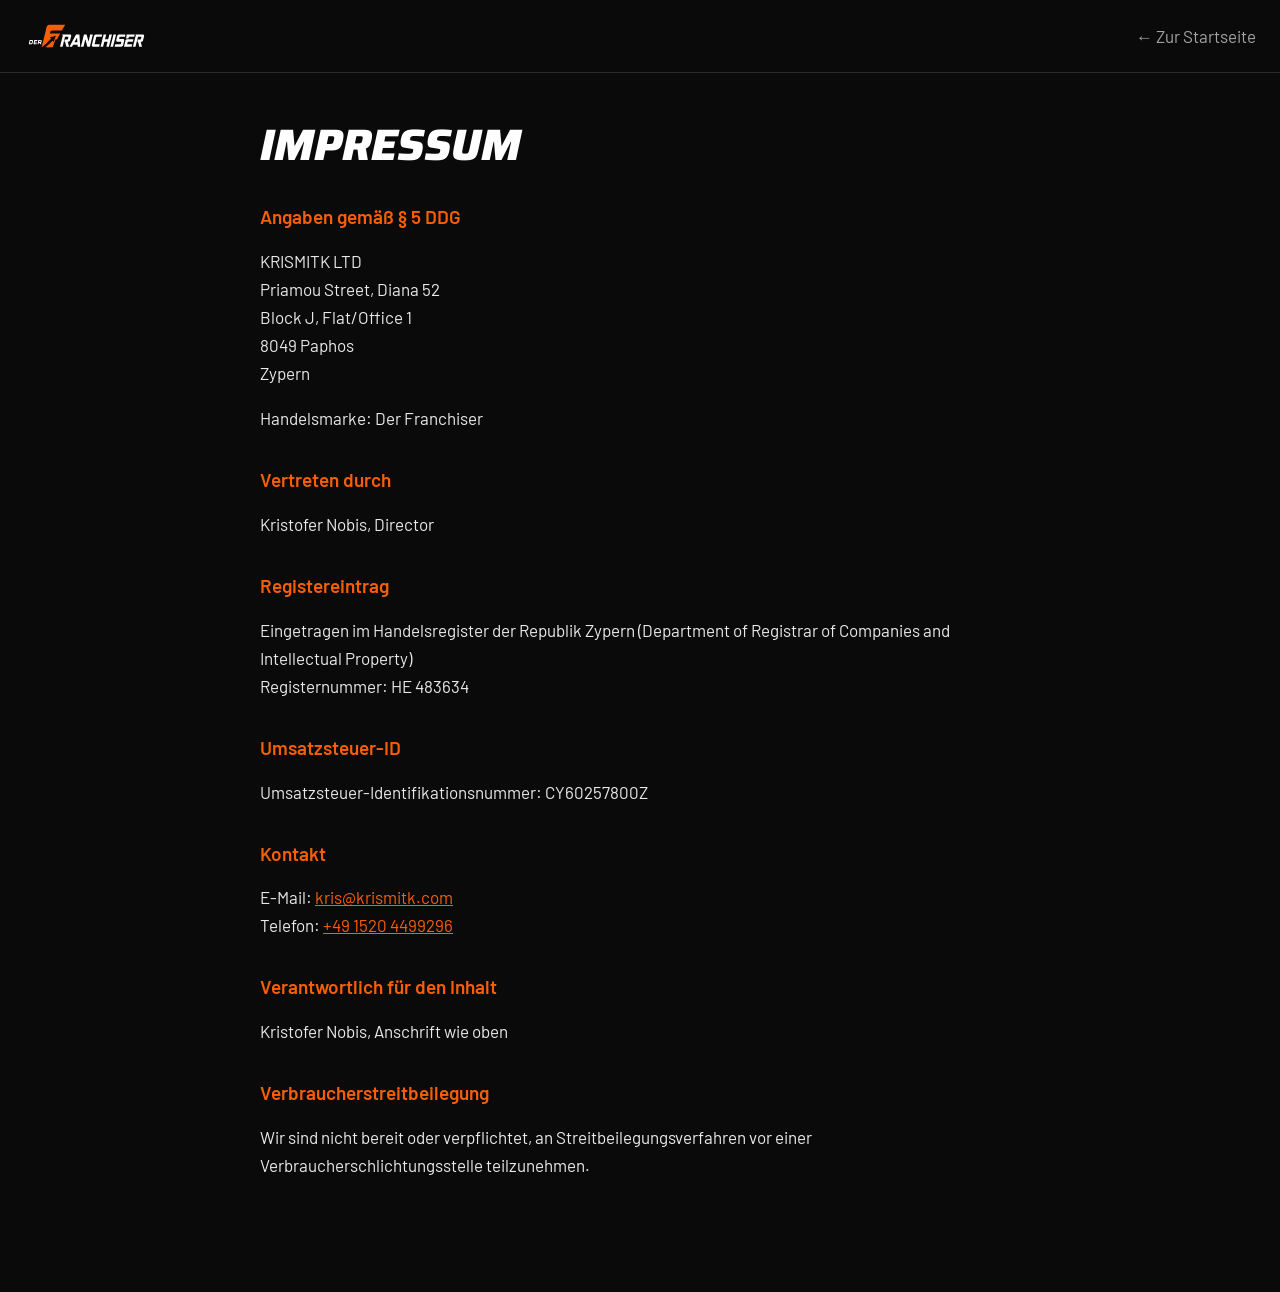
<file: impressum.html>
<!DOCTYPE html>
<html lang="de">
<head>
<meta charset="utf-8">
<meta name="viewport" content="width=device-width, initial-scale=1">
<meta name="robots" content="noindex">
<title>Impressum – Der Franchiser</title>
<link rel="icon" href="/favicon.ico" sizes="any">
<link rel="icon" href="/favicon.svg" type="image/svg+xml">
<link rel="stylesheet" href="legal.css">
</head>
<body>
<header><a href="/"><img src="img/logo.svg" alt="Der Franchiser" height="32"></a><a href="/">← Zur Startseite</a></header>
<main>
<h1>Impressum</h1>
<h2>Angaben gemäß § 5 DDG</h2>
<p>KRISMITK LTD<br>
Priamou Street, Diana 52<br>
Block J, Flat/Office 1<br>
8049 Paphos<br>
Zypern</p>
<p>Handelsmarke: Der Franchiser</p>

<h2>Vertreten durch</h2>
<p>Kristofer Nobis, Director</p>

<h2>Registereintrag</h2>
<p>Eingetragen im Handelsregister der Republik Zypern (Department of Registrar of Companies and Intellectual Property)<br>
Registernummer: HE 483634</p>

<h2>Umsatzsteuer-ID</h2>
<p>Umsatzsteuer-Identifikationsnummer: CY60257800Z</p>

<h2>Kontakt</h2>
<p>E-Mail: <a href="mailto:kris@krismitk.com">kris@krismitk.com</a><br>
Telefon: <a href="tel:+4915204499296">+49 1520 4499296</a></p>

<h2>Verantwortlich für den Inhalt</h2>
<p>Kristofer Nobis, Anschrift wie oben</p>

<h2>Verbraucherstreitbeilegung</h2>
<p>Wir sind nicht bereit oder verpflichtet, an Streitbeilegungsverfahren vor einer Verbraucherschlichtungsstelle teilzunehmen.</p>
</main>
</body>
</html>
</file>
<file: legal.css>
@font-face{font-family:Saira;font-weight:800;font-style:italic;font-display:swap;src:url(fonts/saira-latin-800-italic.woff2) format("woff2")}
@font-face{font-family:Barlow;font-weight:400;font-display:swap;src:url(fonts/barlow-latin-400-normal.woff2) format("woff2")}
@font-face{font-family:Barlow;font-weight:600;font-display:swap;src:url(fonts/barlow-latin-600-normal.woff2) format("woff2")}
body{margin:0;background:#0A0A0A;color:#E9E9E9;font:400 17px/1.65 Barlow,Arial,sans-serif}
header{display:flex;justify-content:space-between;align-items:center;padding:20px 24px;border-bottom:1px solid #2A2A2A}
header img{height:32px;width:auto;display:block}
header a{color:#A3A3A3;text-decoration:none}
main{max-width:760px;margin:0 auto;padding:48px 24px 96px}
h1{font:800 italic 44px/1.1 Saira,sans-serif;text-transform:uppercase;color:#fff;margin:0 0 32px}
h2{font:600 19px/1.3 Barlow,sans-serif;color:#F85E04;margin:36px 0 10px}
a{color:#F85E04}
</file>
